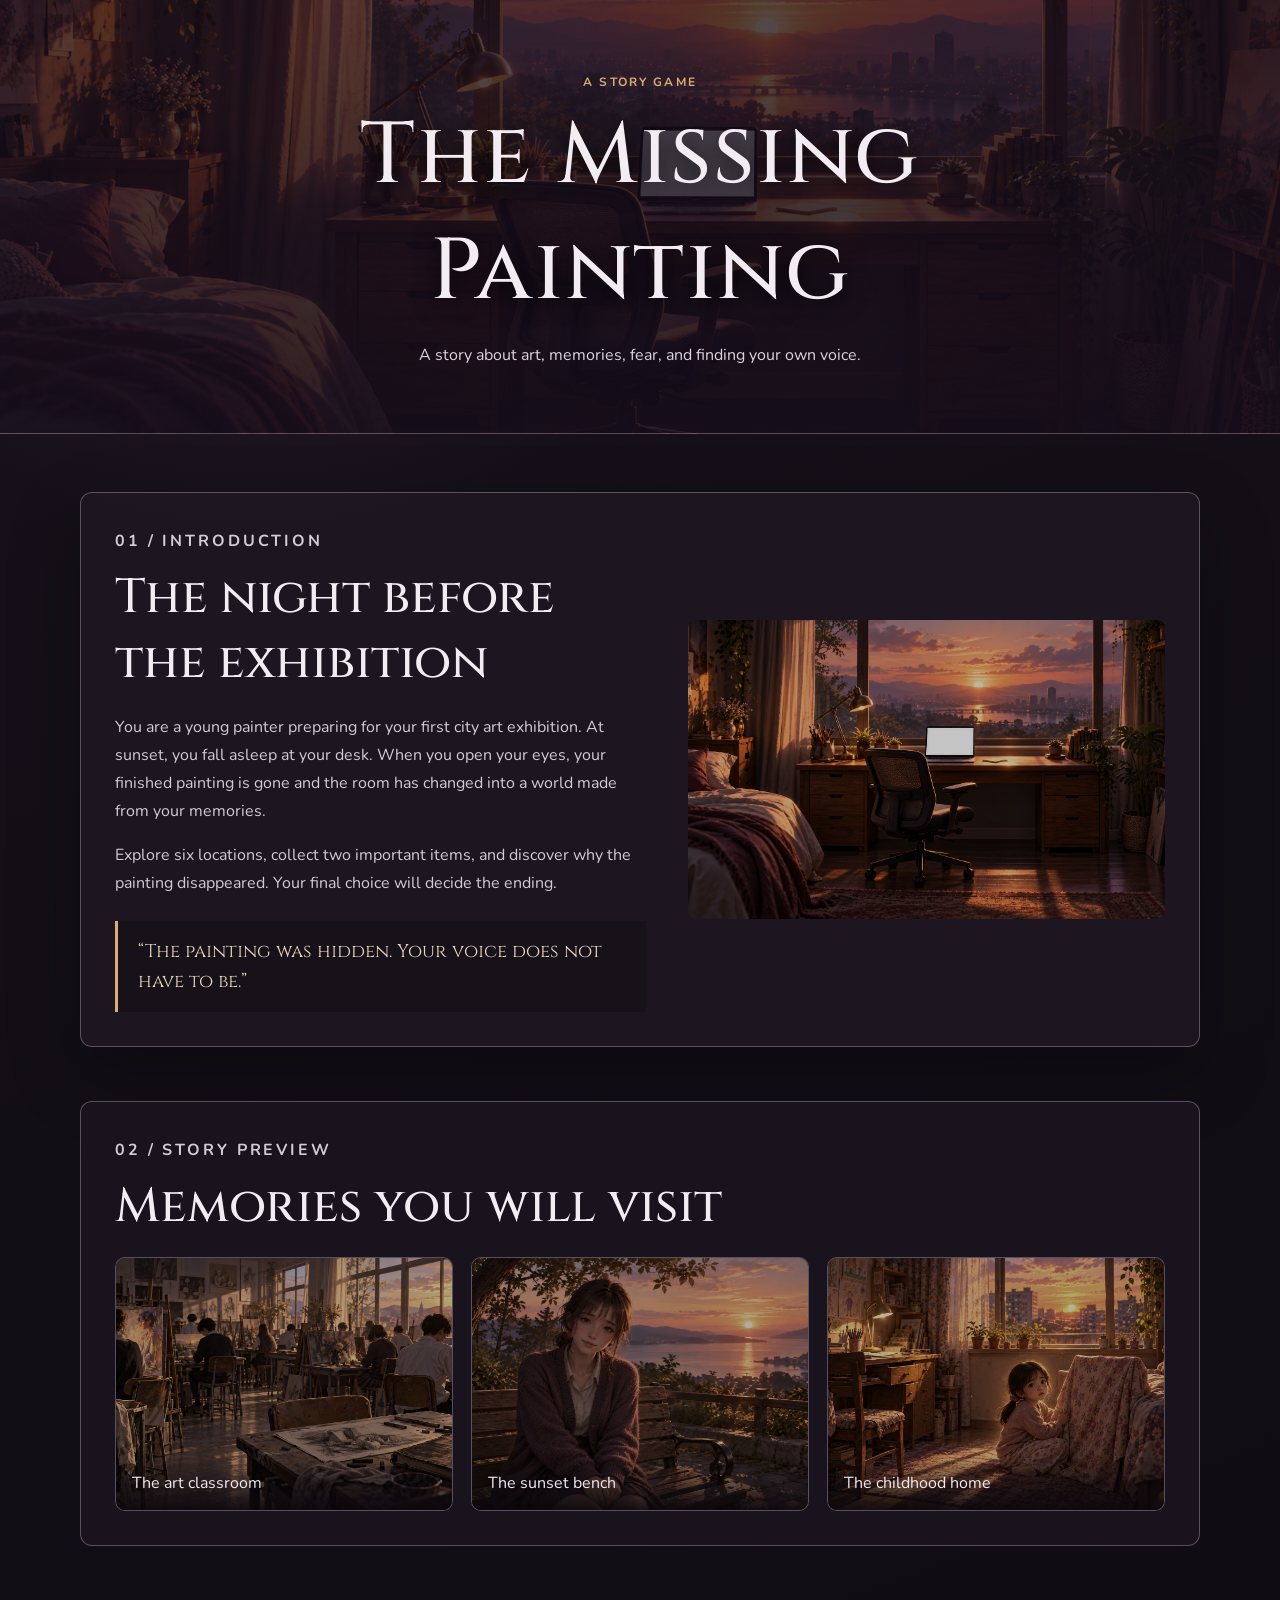
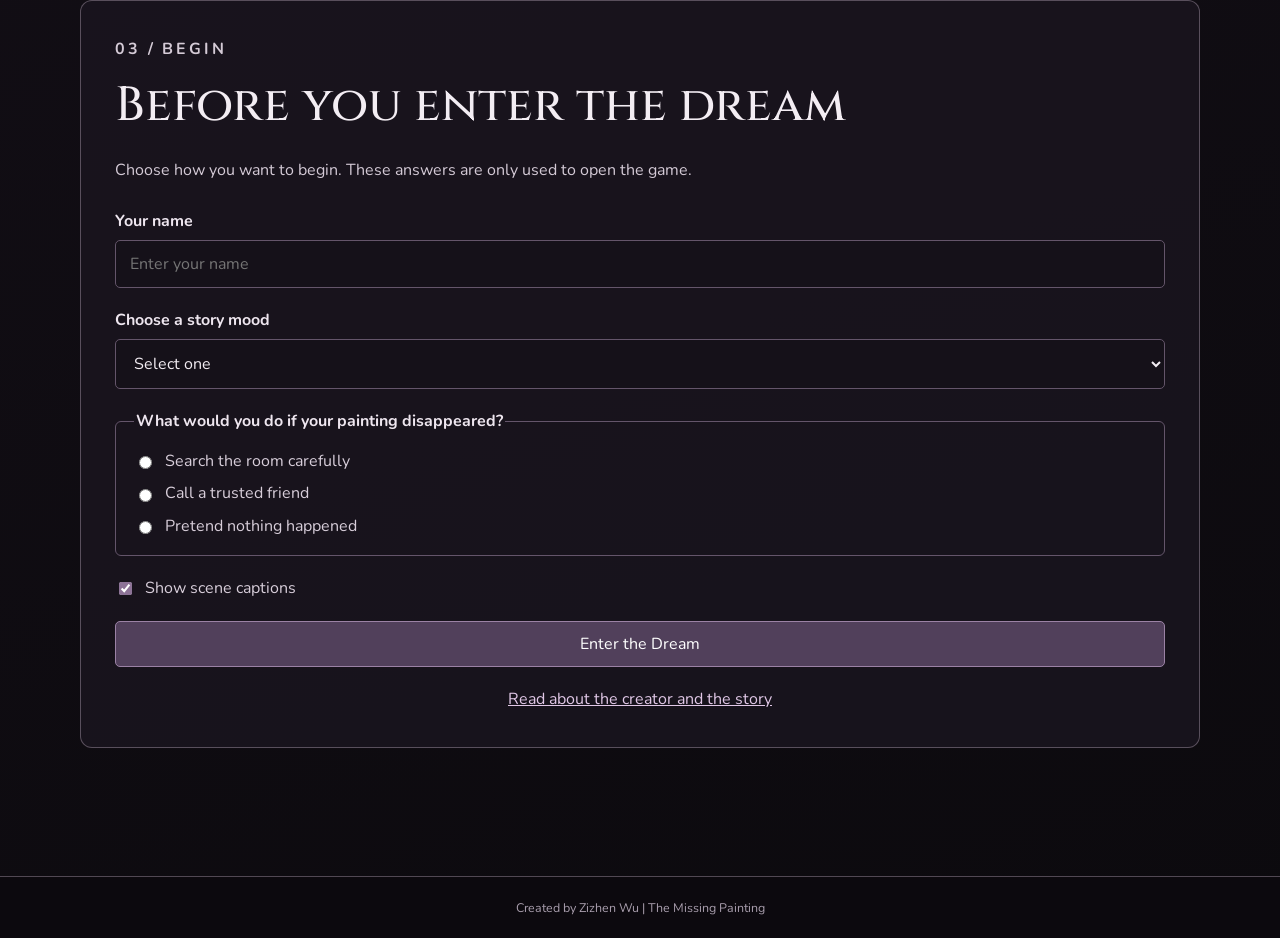
<file: index.html>
<!DOCTYPE html>
<html lang="en">
<head>
  <meta charset="UTF-8">
  <meta name="viewport" content="width=device-width, initial-scale=1.0">

  <title>The Missing Painting</title>

  <link rel="preconnect" href="https://fonts.googleapis.com">
  <link rel="preconnect" href="https://fonts.gstatic.com" crossorigin>
  <link href="https://fonts.googleapis.com/css2?family=Cinzel:wght@500;600&family=Nunito:wght@400;600;700&display=swap" rel="stylesheet">
  <link rel="stylesheet" href="style.css">
</head>

<body class="site-page">

  <header class="site-header">
    <p class="eyebrow">A Story Game</p>

    <h1 class="heading">The Missing Painting</h1>

    <p class="tagline">
      A story about art, memories, fear, and finding your own voice.
    </p>
  </header>

  <main class="site-main">

    <section class="intro-card card" aria-labelledby="story-introduction">

      <div>
        <p class="section-number">01 / Introduction</p>

        <h2 id="story-introduction">
          The night before the exhibition
        </h2>

        <p>
          You are a young painter preparing for your first city art
          exhibition. At sunset, you fall asleep at your desk. When
          you open your eyes, your finished painting is gone and the
          room has changed into a world made from your memories.
        </p>

        <p>
          Explore six locations, collect two important items, and
          discover why the painting disappeared. Your final choice
          will decide the ending.
        </p>

        <blockquote>
          “The painting was hidden. Your voice does not have to be.”
        </blockquote>
      </div>

      <img
        src="images/1.0.png"
        alt="A quiet bedroom and art desk during a golden sunset."
      >

    </section>

    <section class="preview-section card" aria-labelledby="preview-title">

      <p class="section-number">02 / Story Preview</p>

      <h2 id="preview-title">
        Memories you will visit
      </h2>

      <div class="preview-grid">

        <figure>
          <img
            src="images/2.png"
            alt="An art classroom filled with students painting."
          >

          <figcaption>
            The art classroom
          </figcaption>
        </figure>

        <figure>
          <img
            src="images/5.png"
            alt="A friend waiting on a bench at sunset."
          >

          <figcaption>
            The sunset bench
          </figcaption>
        </figure>

        <figure>
          <img
            src="images/6.3.png"
            alt="A younger girl beside a covered painting."
          >

          <figcaption>
            The childhood home
          </figcaption>
        </figure>

      </div>
    </section>

    <section class="start-card card" aria-labelledby="start-title">

      <p class="section-number">03 / Begin</p>

      <h2 id="start-title">
        Before you enter the dream
      </h2>

      <p>
        Choose how you want to begin. These answers are only used
        to open the game.
      </p>

      <form action="game.html" method="get" class="start-form">

        <div class="form-field">
          <label for="player-name">
            Your name
          </label>

          <input
            id="player-name"
            name="playerName"
            type="text"
            placeholder="Enter your name"
            minlength="2"
            maxlength="20"
            required
          >
        </div>

        <div class="form-field">
          <label for="story-mood">
            Choose a story mood
          </label>

          <select
            id="story-mood"
            name="mood"
            required
          >
            <option value="" selected disabled>
              Select one
            </option>

            <option value="quiet">
              Quiet and reflective
            </option>

            <option value="hopeful">
              Hopeful
            </option>

            <option value="mysterious">
              Mysterious
            </option>
          </select>
        </div>

        <fieldset>
          <legend>
            What would you do if your painting disappeared?
          </legend>

          <label class="radio-row">
            <input
              type="radio"
              name="firstChoice"
              value="search"
              required
            >

            Search the room carefully
          </label>

          <label class="radio-row">
            <input
              type="radio"
              name="firstChoice"
              value="friend"
            >

            Call a trusted friend
          </label>

          <label class="radio-row">
            <input
              type="radio"
              name="firstChoice"
              value="hide"
            >

            Pretend nothing happened
          </label>
        </fieldset>

        <label class="check-row">
          <input
            type="checkbox"
            name="captions"
            value="on"
            checked
          >

          Show scene captions
        </label>

        <button class="primary-button" type="submit">
          Enter the Dream
        </button>

      </form>

      <p class="small-link">
        <a href="aboutme.html">
          Read about the creator and the story
        </a>
      </p>

    </section>

  </main>

  <footer class="site-footer">
    <p>
      Created by Zizhen Wu | The Missing Painting
    </p>
  </footer>

</body>
</html>
</file>
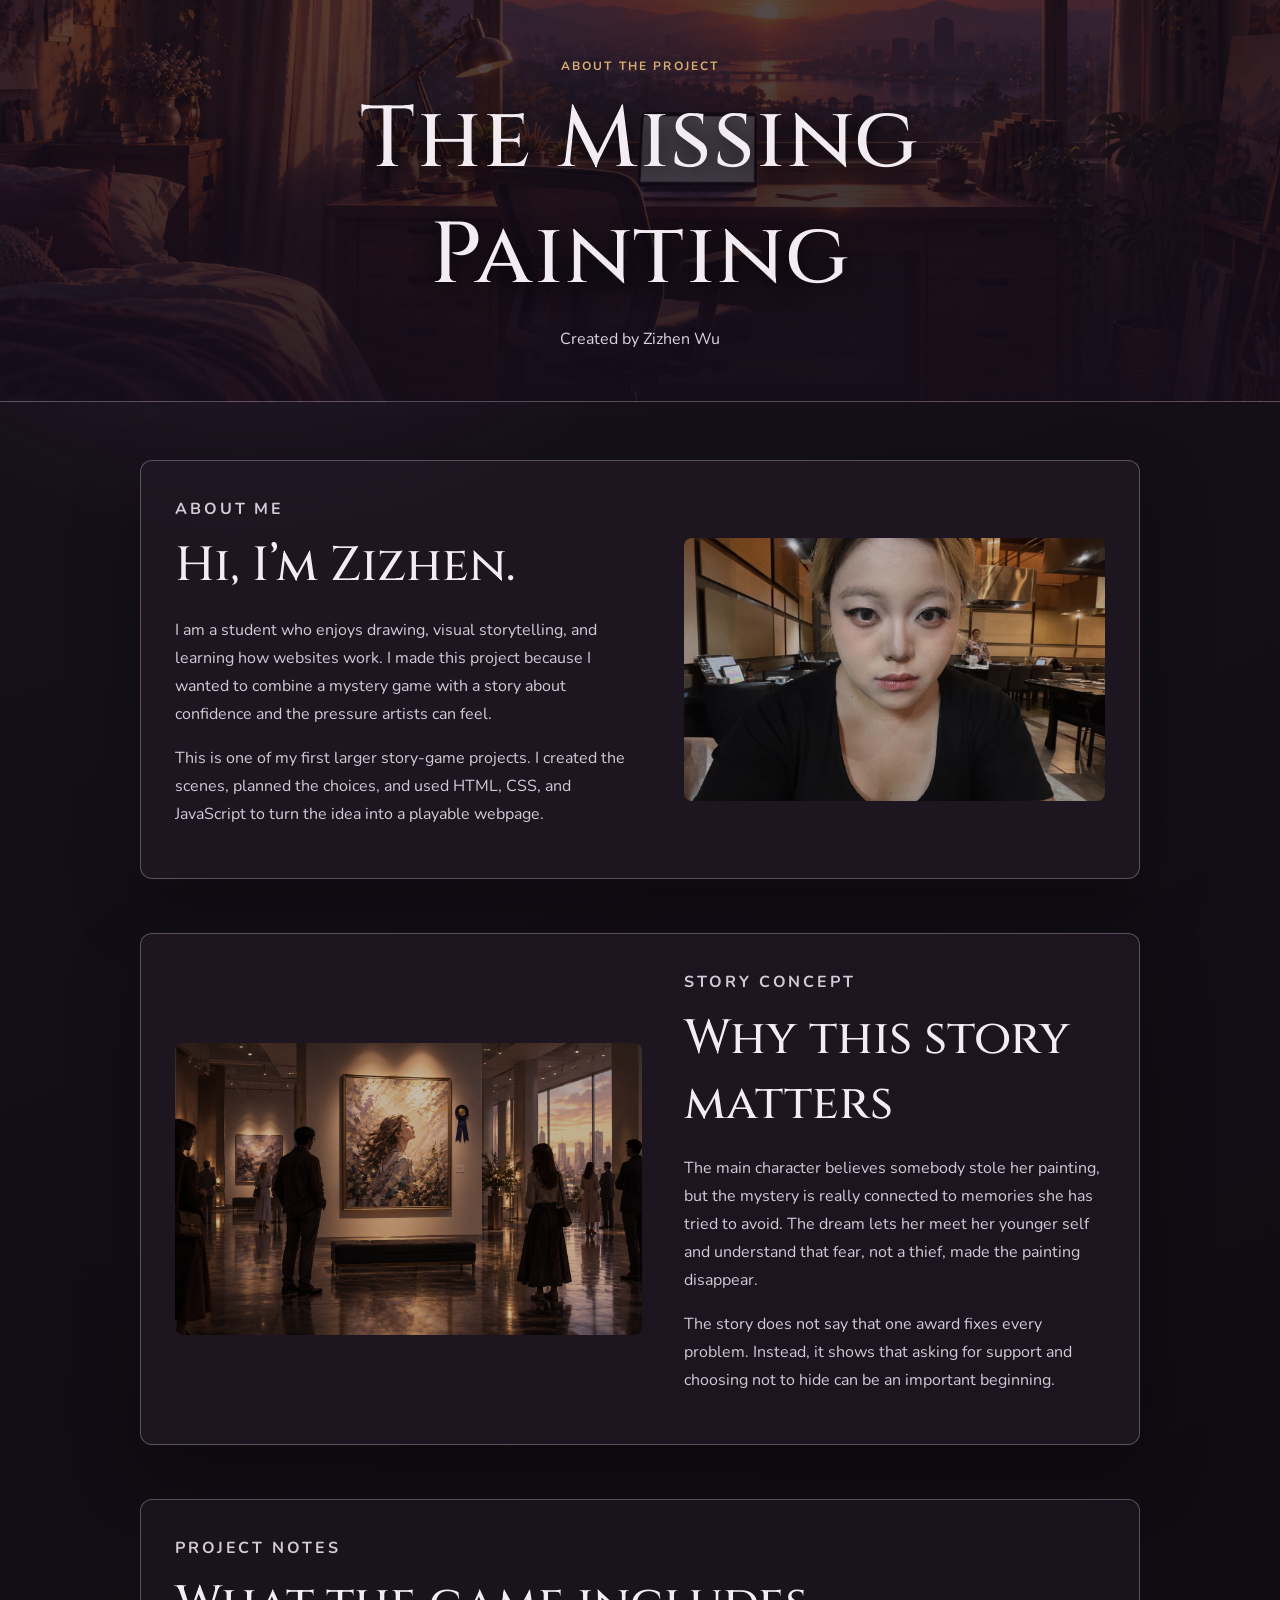
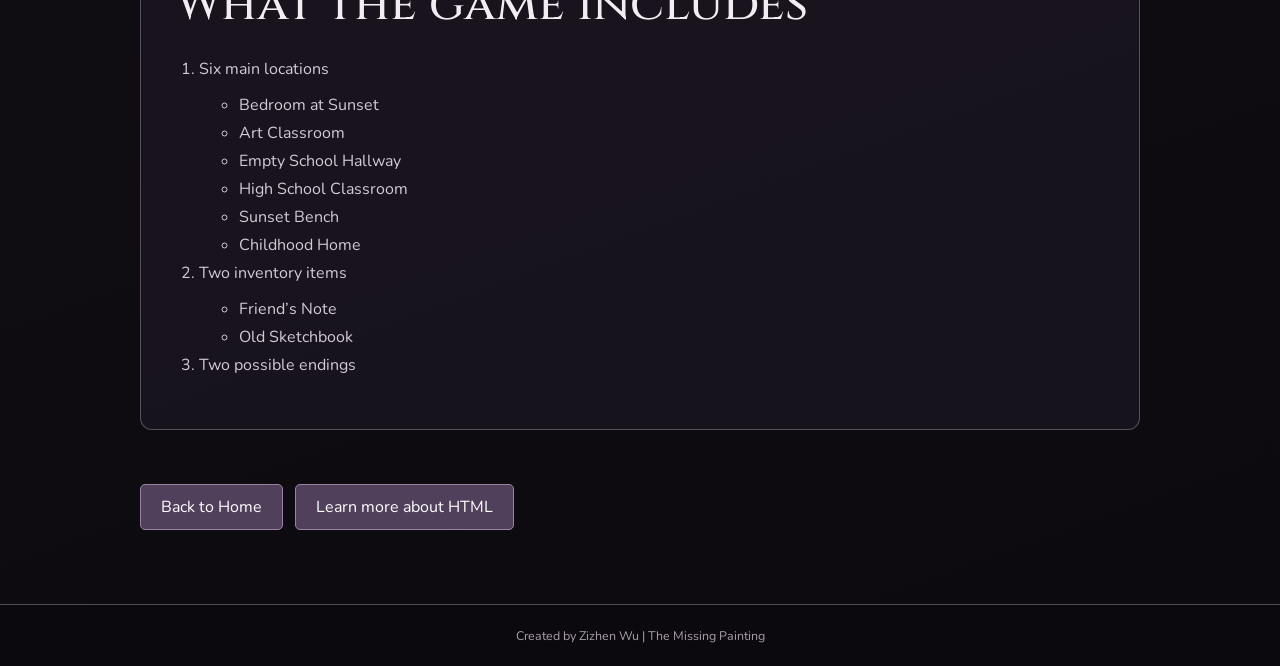
<file: aboutme.html>
<!DOCTYPE html>
<html lang="en">
<head>
  <meta charset="UTF-8">

  <meta
    name="viewport"
    content="width=device-width, initial-scale=1.0"
  >

  <title>About | The Missing Painting</title>

  <link rel="preconnect" href="https://fonts.googleapis.com">
  <link rel="preconnect" href="https://fonts.gstatic.com" crossorigin>
  <link href="https://fonts.googleapis.com/css2?family=Cinzel:wght@500;600&family=Nunito:wght@400;600;700&display=swap" rel="stylesheet">
  <link rel="stylesheet" href="style.css">
</head>

<body class="site-page">

  <header class="site-header compact-header">

    <p class="eyebrow">
      About the Project
    </p>

    <h1 class="heading">
      The Missing Painting
    </h1>

    <p class="tagline">
      Created by Zizhen Wu
    </p>

  </header>

  <main class="site-main about-layout">

    <section
      class="about-card card"
      aria-labelledby="about-me-title"
    >

      <div>

        <p class="section-number">
          About Me
        </p>

        <h2 id="about-me-title">
          Hi, I’m Zizhen.
        </h2>

        <p>
          I am a student who enjoys drawing, visual storytelling,
          and learning how websites work. I made this project
          because I wanted to combine a mystery game with a story
          about confidence and the pressure artists can feel.
        </p>

        <p>
          This is one of my first larger story-game projects.
          I created the scenes, planned the choices, and used
          HTML, CSS, and JavaScript to turn the idea into a
          playable webpage.
        </p>

      </div>

      <img
        src="images/zz.jpeg"
        alt="An empty easel in a bedroom at sunset."
      >

    </section>

    <section
      class="about-card card"
      aria-labelledby="story-concept-title"
    >

      <div>

        <p class="section-number">
          Story Concept
        </p>

        <h2 id="story-concept-title">
          Why this story matters
        </h2>

        <p>
          The main character believes somebody stole her painting,
          but the mystery is really connected to memories she has
          tried to avoid. The dream lets her meet her younger self
          and understand that fear, not a thief, made the painting
          disappear.
        </p>

        <p>
          The story does not say that one award fixes every problem.
          Instead, it shows that asking for support and choosing not
          to hide can be an important beginning.
        </p>

      </div>

      <img
        src="images/7.1.png"
        alt="The finished painting displayed at an art exhibition."
      >

    </section>

    <section
      class="list-card card"
      aria-labelledby="project-parts-title"
    >

      <p class="section-number">
        Project Notes
      </p>

      <h2 id="project-parts-title">
        What the game includes
      </h2>

      <ol>

        <li>
          Six main locations

          <ul>
            <li>Bedroom at Sunset</li>
            <li>Art Classroom</li>
            <li>Empty School Hallway</li>
            <li>High School Classroom</li>
            <li>Sunset Bench</li>
            <li>Childhood Home</li>
          </ul>
        </li>

        <li>
          Two inventory items

          <ul>
            <li>Friend’s Note</li>
            <li>Old Sketchbook</li>
          </ul>
        </li>

        <li>
          Two possible endings
        </li>

      </ol>

    </section>

    <nav class="page-links" aria-label="Page links">

      <a
        class="secondary-button"
        href="index.html"
      >
        Back to Home
      </a>

      <a
        class="secondary-button"
        href="https://developer.mozilla.org/en-US/docs/Learn_web_development/Core/Structuring_content"
        target="_blank"
        rel="noopener noreferrer"
      >
        Learn more about HTML
      </a>

    </nav>

  </main>

  <footer class="site-footer">

    <p>
      Created by Zizhen Wu | The Missing Painting
    </p>

  </footer>

</body>

</html>
</file>
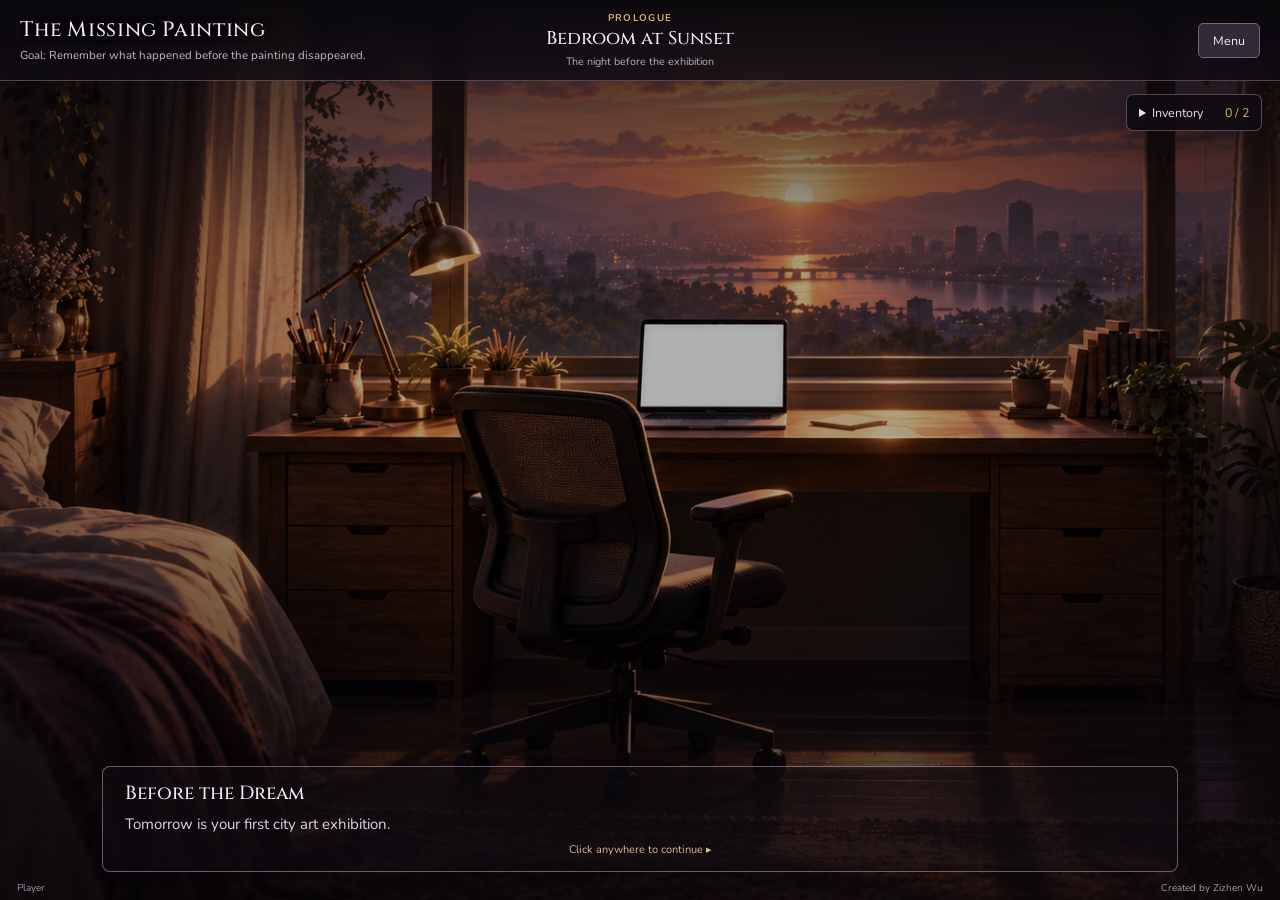
<file: game.html>
<!DOCTYPE html>
<html lang="en">
<head>
  <meta charset="UTF-8">

  <meta
    name="viewport"
    content="width=device-width, initial-scale=1.0"
  >

  <title>The Missing Painting | Game</title>

  <link rel="preconnect" href="https://fonts.googleapis.com">
  <link rel="preconnect" href="https://fonts.gstatic.com" crossorigin>
  <link href="https://fonts.googleapis.com/css2?family=Cinzel:wght@500;600&family=Nunito:wght@400;600;700&display=swap" rel="stylesheet">
  <link rel="stylesheet" href="style.css">

  <script src="script.js" defer></script>
</head>

<body class="game-page">

  <div class="game" id="game">

    <figure class="scene-figure">

      <img
        id="scene-image"
        src="images/1.0.png"
        alt="A bedroom at sunset with a desk and a glowing laptop."
      >

      <figcaption id="scene-caption">
        Evening sunlight falls across a quiet bedroom.
      </figcaption>

    </figure>

    <header class="game-header">

      <div class="game-heading">

        <h1 class="heading">
          The Missing Painting
        </h1>

        <p class="goal-text" id="goal-text">
          Goal: Remember what happened.
        </p>

      </div>

      <div class="location">

        <p class="chapter-text" id="chapter-text">
          Prologue
        </p>

        <h2 id="location-title">
          Bedroom at Sunset
        </h2>

        <p id="progress-text">
          The night before the exhibition
        </p>

      </div>

      <button
        class="menu-button"
        id="menu-button"
        type="button"
      >
        Menu
      </button>

    </header>

    <main class="game-main">

      <aside class="inventory" aria-label="Inventory">

        <details id="inventory-details">

          <summary>
            Inventory

            <span
              class="inventory-count"
              id="inventory-count"
            >
              0 / 2
            </span>
          </summary>

          <ul id="inventory-list">

            <li class="empty-inventory">
              No items collected yet.
            </li>

          </ul>

        </details>

      </aside>

      <section
        class="dialogue"
        aria-labelledby="story-title"
      >

        <div class="story-scroll" id="story-scroll">

          <h2 id="story-title">
            Before the Dream
          </h2>

          <div
            class="story-text"
            id="story-text"
            aria-live="polite"
          >
            <p>
              The story is loading.
            </p>
          </div>

          <section
            class="memory-puzzle"
            id="memory-puzzle"
            aria-labelledby="memory-puzzle-title"
            hidden
          >

            <h3 id="memory-puzzle-title">
              Share the Memories
            </h3>

            <p id="puzzle-instructions">
              Open the inventory. Drag each memory into the
              correct space, or click an item to place it.
            </p>

            <div class="memory-slots">

              <div
                class="memory-slot"
                data-accept="sketchbook"
                tabindex="0"
              >

                <span class="slot-label">
                  Old Sketchbook
                </span>

                <span class="slot-status">
                  Drop item here
                </span>

              </div>

              <div
                class="memory-slot"
                data-accept="friendNote"
                tabindex="0"
              >

                <span class="slot-label">
                  Friend’s Note
                </span>

                <span class="slot-status">
                  Drop item here
                </span>

              </div>

            </div>

            <button
              class="primary-choice"
              id="share-memories-button"
              type="button"
              disabled
            >
              Share the memories
            </button>

          </section>

          <div class="choices" id="choices">
          </div>

          <p
            class="game-message"
            id="game-message"
            aria-live="polite"
          >
          </p>

        </div>

      </section>
    </main>

    <footer class="game-footer">

      <span id="player-label">
        Player
      </span>

      <span>
        Created by Zizhen Wu
      </span>

    </footer>

    <dialog class="game-menu" id="game-menu">

      <h2>
        Game Menu
      </h2>

      <p>
        You can return to the story or start again.
      </p>

      <div class="menu-actions">

        <button id="resume-button" type="button">
          Resume
        </button>

        <button id="restart-button" type="button">
          Restart Story
        </button>

        <a href="index.html">
          Return Home
        </a>

      </div>

    </dialog>

  </div>

</body>
</html>
</file>
<file: style.css>
:root {
  --ink: #f3edf3;
  --muted: #c3b8c6;
  --deep: #100d13;
  --panel: rgba(16, 13, 19, 0.88);
  --panel-soft: rgba(28, 22, 32, 0.82);
  --line: rgba(226, 205, 228, 0.32);
  --purple: #8d7397;
  --purple-light: #d9bedf;
  --gold: #d8ae72;
  --danger: #c98989;
}

* {
  box-sizing: border-box;
}

html {
  min-height: 100%;
  background: var(--deep);
}

body {
  margin: 0;
  min-height: 100%;
  font-family: "Nunito", Arial, Helvetica, sans-serif;
  color: var(--ink);
  background: var(--deep);
}


/* Reusable heading class */
.heading {
  color: var(--ink);
  font-family: "Cinzel", Georgia, serif;
  letter-spacing: 0.03em;
  text-shadow: 0 4px 24px rgba(0, 0, 0, 0.75);
}

/* Reusable card class */
.card {
  margin-bottom: 54px;
  padding: 34px;
  border: 1px solid var(--line);
  border-radius: 12px;
  background-color: rgba(27, 22, 32, 0.8);
}

button,
input,
select {
  font: inherit;
}

button,
a,
summary,
input,
select {
  -webkit-tap-highlight-color: transparent;
}

button:focus-visible,
a:focus-visible,
summary:focus-visible,
input:focus-visible,
select:focus-visible,
.memory-slot:focus-visible {
  outline: 2px solid var(--purple-light);
  outline-offset: 3px;
}

.site-page {
  min-height: 100vh;
  background:
    radial-gradient(circle at 20% 0%, rgba(111, 74, 122, 0.32), transparent 34rem),
    linear-gradient(160deg, #17111b 0%, #0c0a0e 100%);
}

.site-header {
  padding: 74px 24px 64px;
  text-align: center;
  background:
    linear-gradient(rgba(22, 14, 28, 0.72), rgba(22, 14, 28, 0.9)),
    url("images/1.0.png") center 45% / cover;
  border-bottom: 1px solid var(--line);
}

.compact-header {
  padding-top: 58px;
  padding-bottom: 48px;
}

.site-header h1 {
  max-width: 900px;
  margin: 8px auto 12px;
  font-family: "Cinzel", Georgia, "Times New Roman", serif;
  font-size: clamp(2.5rem, 7vw, 5.4rem);
  font-weight: 500;
  letter-spacing: 0.02em;
  text-shadow: 0 4px 24px #000;
}

.eyebrow,
.section-number {
  margin: 0;
  color: var(--gold);
  font-size: 0.75rem;
  font-weight: 700;
  letter-spacing: 0.18em;
  text-transform: uppercase;
}
.tagline {
  margin: 0 auto;
  max-width: 650px;
  color: #ded2e1;
  font-size: 1rem;
  line-height: 1.7;
}

.site-main {
  width: min(1120px, calc(100% - 36px));
  margin: 0 auto;
  padding: 58px 0 74px;
}

.intro-card,
.about-card {
  display: grid;
  grid-template-columns: minmax(0, 1fr) minmax(280px, 0.9fr);
  gap: 42px;
  align-items: center;
  margin-bottom: 54px;
  padding: 34px;
  background: rgba(32, 25, 37, 0.78);
  border: 1px solid var(--line);
  border-radius: 12px;
  box-shadow: 0 28px 70px rgba(0, 0, 0, 0.3);
}

.intro-card img,
.about-card img {
  display: block;
  width: 100%;
  aspect-ratio: 16 / 10;
  object-fit: cover;
  border-radius: 8px;
  filter: brightness(0.78) saturate(0.8);
}

.site-main h2 {
  margin: 10px 0 18px;
  font-family: "Cinzel", Georgia, "Times New Roman", serif;
  font-size: clamp(1.8rem, 4vw, 3rem);
  font-weight: 500;
}

.site-main p,
.site-main li {
  color: #d4cad6;
  font-size: 1rem;
  line-height: 1.75;
}

blockquote {
  margin: 24px 0 0;
  padding: 16px 20px;
  color: #e9d7bd;
  font-family: "Cinzel", Georgia, "Times New Roman", serif;
  font-size: 1.15rem;
  line-height: 1.6;
  border-left: 3px solid var(--gold);
  background: rgba(0, 0, 0, 0.2);
}

.preview-section,
.start-card,
.list-card {
  margin-bottom: 54px;
}

.preview-grid {
  display: grid;
  grid-template-columns: repeat(3, minmax(0, 1fr));
  gap: 18px;
}

.preview-grid figure {
  position: relative;
  margin: 0;
  overflow: hidden;
  border: 1px solid var(--line);
  border-radius: 10px;
  background: #19141d;
}

.preview-grid img {
  display: block;
  width: 100%;
  aspect-ratio: 4 / 3;
  object-fit: cover;
  filter: brightness(0.72) saturate(0.75);
  transition: transform 250ms ease, filter 250ms ease;
}

.preview-grid figure:hover img {
  transform: scale(1.025);
  filter: brightness(0.88) saturate(0.9);
}

.preview-grid figcaption {
  position: absolute;
  right: 0;
  bottom: 0;
  left: 0;
  padding: 16px;
  color: #f2eaf2;
  background: linear-gradient(transparent, rgba(11, 8, 13, 0.92));
}

.start-card,
.list-card {
  padding: 34px;
  border: 1px solid var(--line);
  border-radius: 12px;
  background: rgba(27, 22, 32, 0.8);
}

.start-form {
  display: grid;
  gap: 21px;
  margin-top: 26px;
}

.form-field {
  display: grid;
  gap: 8px;
}

.form-field label,
fieldset legend {
  color: #eee6ef;
  font-weight: 700;
}

.form-field input,
.form-field select {
  width: 100%;
  padding: 12px 14px;
  color: var(--ink);
  background: #151119;
  border: 1px solid #64556a;
  border-radius: 5px;
}

fieldset {
  display: grid;
  gap: 10px;
  margin: 0;
  padding: 18px;
  border: 1px solid #64556a;
  border-radius: 6px;
}

.radio-row,
.check-row {
  display: flex;
  gap: 10px;
  align-items: center;
  color: #d8ceda;
  line-height: 1.4;
}

.radio-row input,
.check-row input {
  accent-color: var(--purple);
}

.primary-button,
.secondary-button {
  display: inline-flex;
  align-items: center;
  justify-content: center;
  min-height: 44px;
  padding: 11px 20px;
  color: #fff;
  text-decoration: none;
  border: 1px solid #9b82a5;
  border-radius: 5px;
  background: #51405b;
  cursor: pointer;
}

.primary-button:hover,
.secondary-button:hover {
  background: #6b5575;
}

.small-link {
  margin: 18px 0 0;
  text-align: center;
}

.small-link a,
.site-main a:not(.primary-button, .secondary-button) {
  color: #e1c8e7;
}

.about-layout {
  max-width: 1000px;
}
.about-card:nth-child(even) img {
  grid-column: 1;
  grid-row: 1;
}

.about-card:nth-child(even) div {
  grid-column: 2;
}

.list-card ol {
  padding-left: 24px;
}

.list-card ul {
  margin-top: 8px;
}

.page-links {
  display: flex;
  flex-wrap: wrap;
  gap: 12px;
}

.site-footer {
  padding: 22px;
  color: #a99ead;
  text-align: center;
  border-top: 1px solid var(--line);
  background: #0c090e;
}

.site-footer p {
  margin: 0;
  font-size: 0.78rem;
}

/* --------------------------------------------------
   FULL-SCREEN GAME PAGE
-------------------------------------------------- */

.game-page {
  height: 100vh;
  height: 100dvh;
  overflow: hidden;
}

.game {
  position: relative;
  width: 100%;
  height: 100vh;
  height: 100dvh;
  overflow: hidden;
  isolation: isolate;
  background: #09070b;
}

.scene-figure {
  position: absolute;
  inset: 0;
  z-index: -3;
  margin: 0;
  background: #09070b;
}

.scene-figure img {
  width: 100%;
  height: 100%;
  object-fit: cover;
  object-position: center;
  filter: brightness(0.7) saturate(0.75);
  transform: scale(1.002);
  transition: opacity 220ms ease, filter 220ms ease;
}

.scene-figure img.scene-changing {
  opacity: 0.28;
}

.scene-figure figcaption {
  position: absolute;
  width: 1px;
  height: 1px;
  overflow: hidden;
  clip-path: inset(50%);
  white-space: nowrap;
}

.game::before {
  content: "";
  position: absolute;
  inset: 0;
  z-index: -2;
  background:
    linear-gradient(to bottom, rgba(8, 6, 10, 0.5) 0%, transparent 27%, transparent 52%, rgba(7, 5, 9, 0.58) 100%),
    radial-gradient(ellipse at center, transparent 35%, rgba(9, 6, 11, 0.54) 100%);
  pointer-events: none;
}

.game-header {
  position: absolute;
  top: 0;
  left: 0;
  z-index: 10;
  display: grid;
  grid-template-columns: minmax(220px, 1fr) auto minmax(220px, 1fr);
  align-items: center;
  gap: 18px;
  width: 100%;
  min-height: 80px;
  padding: 11px 20px;
  background: linear-gradient(to bottom, rgba(10, 8, 12, 0.94), rgba(16, 12, 19, 0.8));
  border-bottom: 1px solid var(--line);
  backdrop-filter: blur(8px);
}

.game-heading {
  min-width: 0;
  text-align: left;
}

.game-heading h1 {
  margin: 0;
  overflow: hidden;
  font-family: "Cinzel", Georgia, "Times New Roman", serif;
  font-size: clamp(1rem, 2vw, 1.3rem);
  font-weight: 500;
  text-overflow: ellipsis;
  white-space: nowrap;
}

.goal-text {
  margin: 4px 0 0;
  overflow: hidden;
  color: var(--muted);
  font-size: 0.72rem;
  line-height: 1.35;
  text-overflow: ellipsis;
  white-space: nowrap;
}

.location {
  min-width: 230px;
  text-align: center;
}

.chapter-text {
  margin: 0 0 2px;
  color: var(--gold);
  font-size: 0.61rem;
  font-weight: 700;
  letter-spacing: 0.14em;
  text-transform: uppercase;
}

.location h2 {
  margin: 0;
  font-family: "Cinzel", Georgia, "Times New Roman", serif;
  font-size: clamp(0.9rem, 1.8vw, 1.15rem);
  font-weight: 500;
}

.location p:last-child {
  margin: 3px 0 0;
  color: #b8aebc;
  font-size: 0.67rem;
}

.menu-button,
.dialogue button,
.game-menu button,
.game-menu a {
  color: var(--ink);
  border: 1px solid #75647b;
  border-radius: 5px;
  background: #332a38;
  cursor: pointer;
}

.menu-button {
  justify-self: end;
  padding: 8px 14px;
  font-size: 0.78rem;
}

.menu-button:hover,
.dialogue button:hover:not(:disabled),
.game-menu button:hover,
.game-menu a:hover {
  background: #4a3b51;
}

.game-main {
  position: absolute;
  inset: 0;
}

.inventory {
  position: absolute;
  top: 94px;
  right: 18px;
  z-index: 8;
  max-width: min(250px, calc(100% - 36px));
  max-height: 38%;
  overflow-y: auto;
  color: #e8dfea;
  border: 1px solid var(--line);
  border-radius: 7px;
  background: rgba(13, 10, 16, 0.86);
  box-shadow: 0 14px 34px rgba(0, 0, 0, 0.28);
  backdrop-filter: blur(8px);
}

.inventory summary {
  min-width: 134px;
  padding: 9px 12px;
  font-size: 0.78rem;
  cursor: pointer;
  user-select: none;
}

.inventory-count {
  float: right;
  margin-left: 12px;
  color: var(--gold);
}
.inventory ul {
  display: grid;
  gap: 7px;
  width: 220px;
  margin: 0;
  padding: 0 9px 10px;
  list-style: none;
}

.inventory-item,
.empty-inventory {
  width: 100%;
  padding: 10px;
  color: #cfc4d2;
  font-size: 0.72rem;
  line-height: 1.35;
  text-align: left;
  border: 1px dashed #66576c;
  border-radius: 4px;
  background: rgba(54, 43, 60, 0.62);
}

button.inventory-item {
  cursor: grab;
}

button.inventory-item:active {
  cursor: grabbing;
}

.inventory-item strong {
  display: block;
  margin-bottom: 3px;
  color: #f1e7f2;
}

.inventory-item.placed {
  border-style: solid;
  border-color: #9fbd9d;
  opacity: 0.72;
}

.dialogue {
  position: absolute;
  right: clamp(12px, 3vw, 34px);
  bottom: 27px;
  left: clamp(12px, 3vw, 34px);
  z-index: 6;
  max-height: min(44vh, 430px);
  overflow: hidden;
  border: 1px solid rgba(214, 192, 218, 0.38);
  border-radius: 8px;
  background: linear-gradient(145deg, rgba(13, 10, 16, 0.93), rgba(31, 24, 35, 0.9));
  box-shadow: 0 18px 55px rgba(0, 0, 0, 0.44);
  backdrop-filter: blur(10px);
}

.story-scroll {
  max-height: min(44vh, 430px);
  overflow-y: auto;
  padding: 17px clamp(16px, 3vw, 28px) 19px;
  scrollbar-color: #6e5d75 transparent;
}

.dialogue h2 {
  margin: 0 0 8px;
  font-family: "Cinzel", Georgia, "Times New Roman", serif;
  font-size: clamp(1.05rem, 2.4vw, 1.35rem);
  font-weight: 500;
}

.story-text {
  color: #ddd4df;
  font-size: clamp(0.81rem, 1.7vw, 0.95rem);
  line-height: 1.54;
}

.story-text p {
  margin: 7px 0;
}

.speaker {
  margin-right: 5px;
  color: #e7c890;
  font-weight: 700;
}

.on-screen-text {
  padding: 9px 12px;
  color: #f0e6f1;
  font-style: italic;
  border-left: 2px solid var(--purple-light);
  background: rgba(111, 86, 121, 0.19);
}

.choices {
  display: flex;
  flex-wrap: wrap;
  justify-content: center;
  gap: 10px;
  margin-top: 15px;
}

.dialogue button {
  min-height: 40px;
  padding: 9px 15px;
  font-size: 0.78rem;
  transition: transform 130ms ease, background 130ms ease;
}

.dialogue button:hover:not(:disabled) {
  transform: translateY(-1px);
}

.dialogue button:disabled {
  cursor: not-allowed;
  opacity: 0.48;
}

.dialogue .danger-choice {
  color: #ead5d5;
  border-color: #8d5f63;
  background: #422d31;
}

.dialogue .primary-choice {
  color: #fff8eb;
  border-color: #aa8b65;
  background: #574431;
}

.game-message {
  min-height: 1em;
  margin: 11px 0 0;
  color: #d8bd8e;
  font-size: 0.72rem;
  text-align: center;
}

.memory-puzzle {
  margin-top: 16px;
  padding: 14px;
  border: 1px solid rgba(216, 174, 114, 0.45);
  border-radius: 6px;
  background: rgba(30, 22, 20, 0.72);
}

.memory-puzzle h3 {
  margin: 0 0 7px;
  color: #ead6b8;
  font-family: "Cinzel", Georgia, "Times New Roman", serif;
  font-size: 1rem;
}

.memory-puzzle p {
  margin: 0 0 12px;
  color: #cec3cf;
  font-size: 0.76rem;
  line-height: 1.5;
}

.memory-slots {
  display: grid;
  grid-template-columns: repeat(2, minmax(0, 1fr));
  gap: 10px;
  margin-bottom: 11px;
}

.memory-slot {
  display: grid;
  place-items: center;
  min-height: 82px;
  padding: 10px;
  text-align: center;
  border: 1px dashed #8e768f;
  border-radius: 5px;
  background: rgba(18, 14, 21, 0.64);
  transition: border 150ms ease, background 150ms ease;
}

.memory-slot.drag-over {
  border-color: #e5cfa8;
  background: rgba(107, 81, 55, 0.46);
}

.memory-slot.filled {
  border-style: solid;
  border-color: #9ebc99;
  background: rgba(49, 77, 50, 0.35);
}

.memory-slot.missing {
  border-color: #8b6669;
  background: rgba(81, 41, 45, 0.28);
}

.slot-label {
  color: #f0e8f1;
  font-size: 0.76rem;
  font-weight: 700;
}
.slot-status {
  color: #bfb2c3;
  font-size: 0.67rem;
}

.game-footer {
  position: absolute;
  bottom: 5px;
  left: 0;
  z-index: 7;
  display: flex;
  justify-content: space-between;
  width: 100%;
  padding: 0 17px;
  color: rgba(238, 226, 240, 0.68);
  font-size: 0.62rem;
  pointer-events: none;
}

.game-menu {
  width: min(390px, calc(100% - 32px));
  padding: 24px;
  color: var(--ink);
  border: 1px solid #6d5b73;
  border-radius: 9px;
  background: #18121c;
  box-shadow: 0 24px 90px rgba(0, 0, 0, 0.7);
}

.game-menu::backdrop {
  background: rgba(5, 4, 6, 0.72);
  backdrop-filter: blur(4px);
}

.game-menu h2 {
  margin: 0 0 8px;
  font-family: "Cinzel", Georgia, "Times New Roman", serif;
}

.game-menu p {
  color: #c9bdcc;
  line-height: 1.5;
}

.menu-actions {
  display: grid;
  gap: 10px;
  margin-top: 18px;
}

.game-menu button,
.game-menu a {
  display: flex;
  align-items: center;
  justify-content: center;
  min-height: 42px;
  padding: 9px 14px;
  font-size: 0.82rem;
  text-decoration: none;
}

@media (max-width: 760px) {
  .intro-card,
  .about-card {
    grid-template-columns: 1fr;
    padding: 24px;
  }

  .about-card:nth-child(even) img,
  .about-card:nth-child(even) div {
    grid-column: auto;
    grid-row: auto;
  }

  .preview-grid {
    grid-template-columns: 1fr;
  }

  .game-header {
    grid-template-columns: minmax(0, 1fr) auto;
    min-height: 94px;
    padding: 9px 12px;
  }

  .location {
    grid-column: 1 / -1;
    grid-row: 2;
    min-width: 0;
  }

  .menu-button {
    grid-column: 2;
    grid-row: 1;
  }

  .inventory {
    top: 105px;
    right: 10px;
  }

  .dialogue {
     right: 10px;
    bottom: 24px;
    left: 10px;
    max-height: 48vh;
  }

  .story-scroll {
    max-height: 48vh;
    padding: 14px;
  }

  .memory-slots {
    grid-template-columns: 1fr;
  }

  .goal-text {
    max-width: 68vw;
  }
}

@media (max-width: 430px) {
  .site-main {
    width: min(100% - 22px, 1120px);
  }

  .site-header {
    padding-right: 16px;
    padding-left: 16px;
  }

  .start-card,
  .list-card {
    padding: 22px;
  }

  .scene-figure img {
    object-position: center;
  }

  .game-heading h1 {
    font-size: 0.94rem;
  }
  .goal-text {
    font-size: 0.64rem;
  }

  .inventory summary {
    min-width: 120px;
  }

  .inventory ul {
    width: 205px;
  }

  .dialogue {
    max-height: 51vh;
  }

  .story-scroll {
    max-height: 51vh;
  }

  .choices {
    display: grid;
  }

  .dialogue button {
    width: 100%;
  }
}

@media (prefers-reduced-motion: reduce) {
  *,
  *::before,
  *::after {
    scroll-behavior: auto !important;
    transition: none !important;
  }
}
/* Smaller and more transparent dialogue box */
.dialogue {
  left: 8%;
  right: 8%;
  bottom: 28px;

  max-height: 250px;

  background: rgba(16, 13, 19, 0.5);

  border: 1px solid rgba(214, 192, 218, 0.45);
  border-radius: 8px;

  box-shadow: 0 10px 30px rgba(0, 0, 0, 0.25);

  backdrop-filter: none;

  cursor: pointer;
}

.story-scroll {
  max-height: 250px;

  padding: 13px 22px 14px;

  overflow-y: auto;
}

.dialogue h2 {
  margin-bottom: 7px;

  font-size: 19px;
}

.story-text {
  font-size: 15px;

  line-height: 1.5;
}

.story-text p {
  margin: 5px 0;
}

.game-message {
  margin-top: 7px;

  font-size: 11px;
}

/* Smaller screens */
@media (max-width: 650px) {
  .dialogue {
    left: 12px;
    right: 12px;

    max-height: 230px;
  }

  .story-scroll {
    max-height: 230px;

    padding: 12px 14px;
  }
}

#choices[hidden],
.memory-puzzle[hidden] {
  display: none !important;
}
</file>
